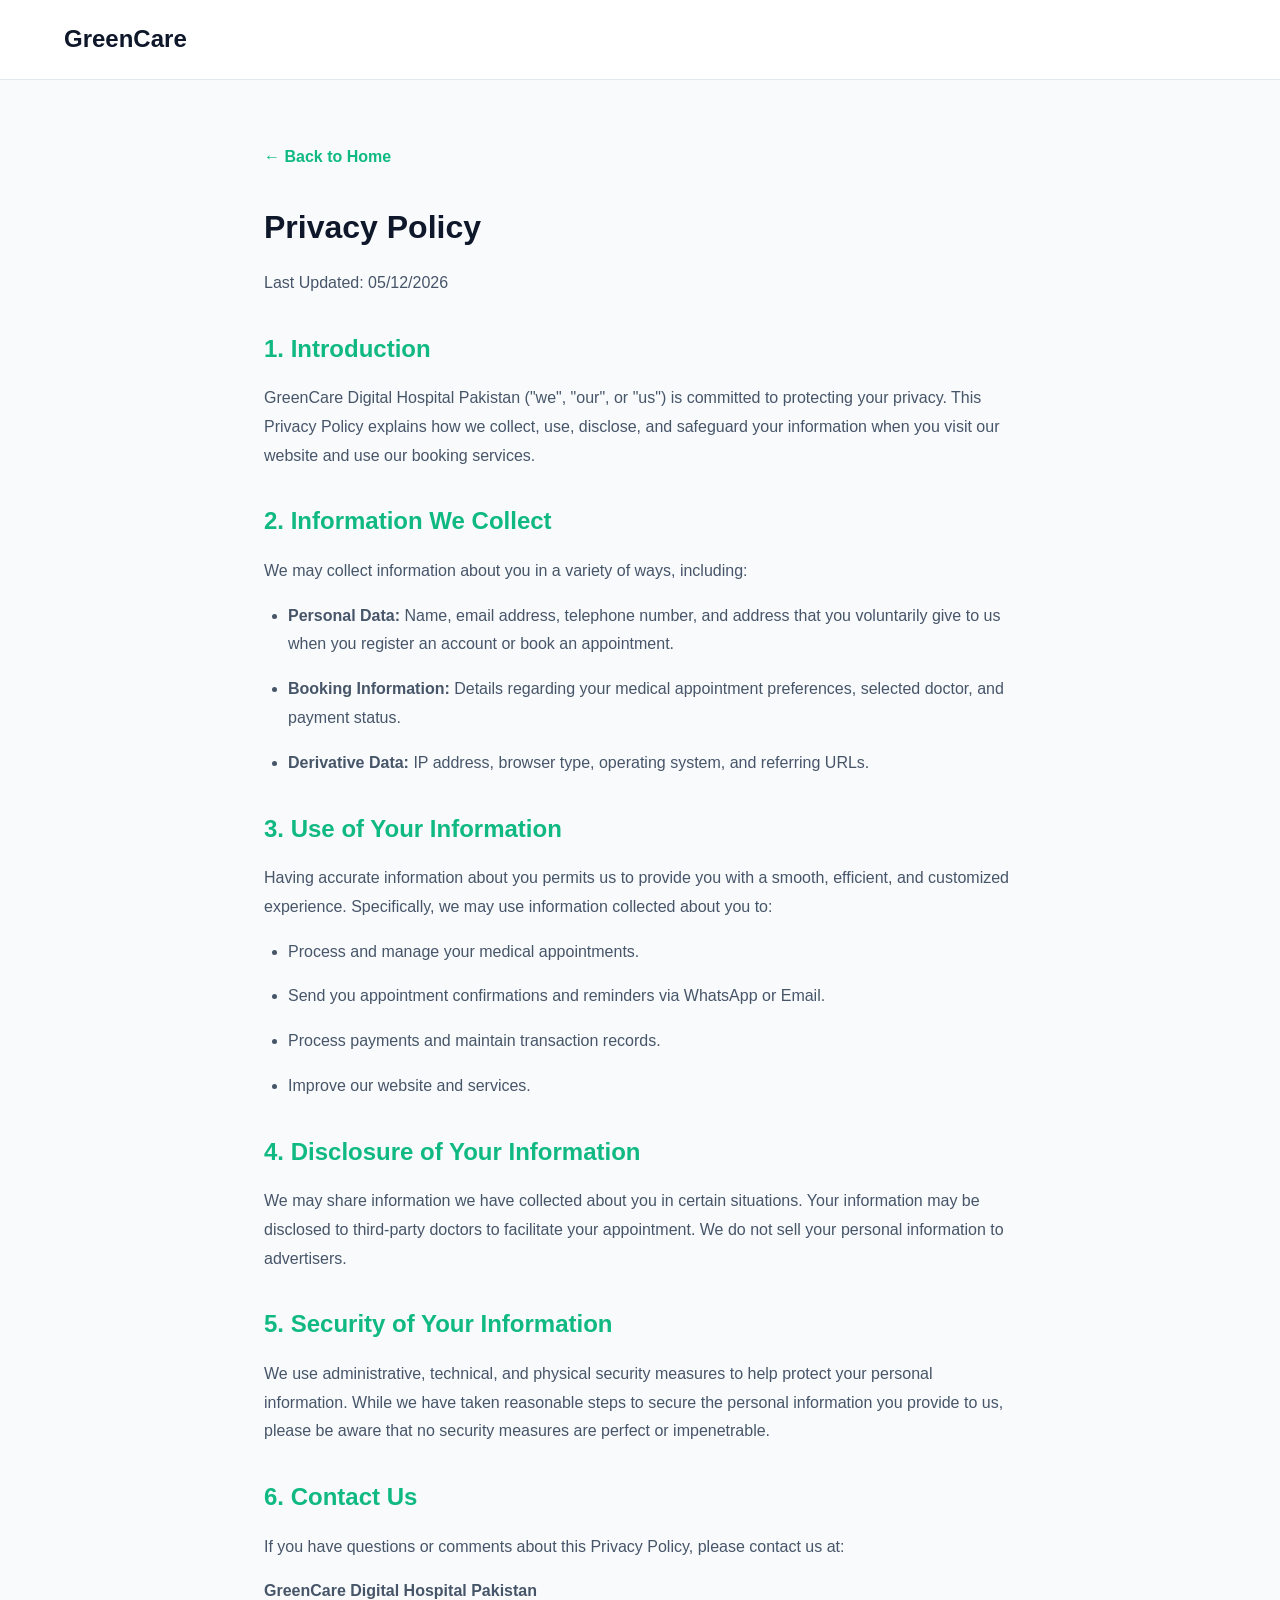
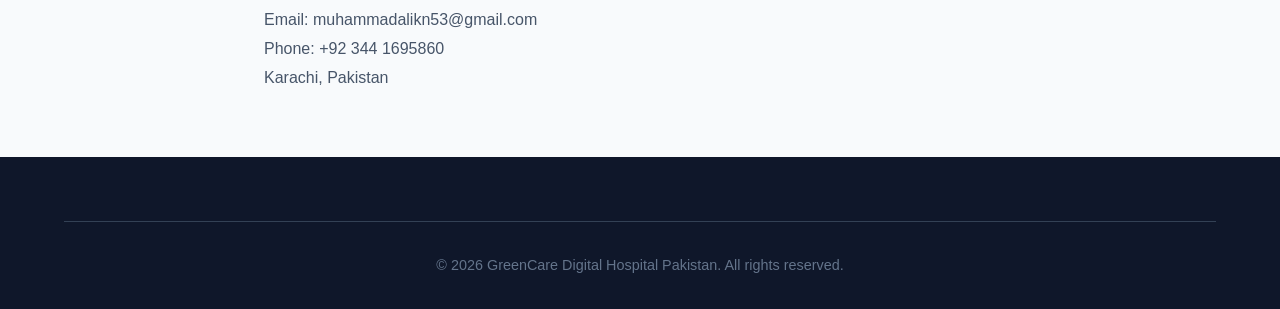
<file: privacy.html>
<!DOCTYPE html>
<html lang="en-PK" data-theme="light">
<head>
    <meta charset="UTF-8">
    <meta name="viewport" content="width=device-width, initial-scale=1.0">
    <title>Privacy Policy - GreenCare Digital Hospital Pakistan</title>
    <meta name="description" content="Privacy Policy for GreenCare Digital Hospital Pakistan.">
    <link rel="stylesheet" href="style.css">
    <style>
        .policy-container { max-width: 800px; margin: 4rem auto; padding: 0 1.5rem; }
        .policy-content h1 { font-size: 2rem; margin-bottom: 1rem; color: var(--secondary); }
        .policy-content h2 { font-size: 1.5rem; margin-top: 2rem; margin-bottom: 1rem; color: var(--primary); }
        .policy-content p, .policy-content li { color: var(--text-muted); margin-bottom: 1rem; line-height: 1.8; }
        .policy-content ul { padding-left: 1.5rem; list-style: disc; }
        .back-link { display: inline-block; margin-bottom: 2rem; color: var(--primary); font-weight: 600; }
        .back-link:hover { text-decoration: underline; }
    </style>
</head>
<body>
    <header class="site-header">
        <div class="container header-container">
            <a href="index.html" class="brand-logo"><span class="brand-name">GreenCare</span></a>
        </div>
    </header>

    <main class="policy-container">
        <a href="index.html" class="back-link">← Back to Home</a>
        <article class="policy-content">
            <h1>Privacy Policy</h1>
            <p>Last Updated: <span id="date"></span></p>

            <h2>1. Introduction</h2>
            <p>GreenCare Digital Hospital Pakistan ("we", "our", or "us") is committed to protecting your privacy. This Privacy Policy explains how we collect, use, disclose, and safeguard your information when you visit our website and use our booking services.</p>

            <h2>2. Information We Collect</h2>
            <p>We may collect information about you in a variety of ways, including:</p>
            <ul>
                <li><strong>Personal Data:</strong> Name, email address, telephone number, and address that you voluntarily give to us when you register an account or book an appointment.</li>
                <li><strong>Booking Information:</strong> Details regarding your medical appointment preferences, selected doctor, and payment status.</li>
                <li><strong>Derivative Data:</strong> IP address, browser type, operating system, and referring URLs.</li>
            </ul>

            <h2>3. Use of Your Information</h2>
            <p>Having accurate information about you permits us to provide you with a smooth, efficient, and customized experience. Specifically, we may use information collected about you to:</p>
            <ul>
                <li>Process and manage your medical appointments.</li>
                <li>Send you appointment confirmations and reminders via WhatsApp or Email.</li>
                <li>Process payments and maintain transaction records.</li>
                <li>Improve our website and services.</li>
            </ul>

            <h2>4. Disclosure of Your Information</h2>
            <p>We may share information we have collected about you in certain situations. Your information may be disclosed to third-party doctors to facilitate your appointment. We do not sell your personal information to advertisers.</p>

            <h2>5. Security of Your Information</h2>
            <p>We use administrative, technical, and physical security measures to help protect your personal information. While we have taken reasonable steps to secure the personal information you provide to us, please be aware that no security measures are perfect or impenetrable.</p>

            <h2>6. Contact Us</h2>
            <p>If you have questions or comments about this Privacy Policy, please contact us at:</p>
            <p>
                <strong>GreenCare Digital Hospital Pakistan</strong><br>
                Email: muhammadalikn53@gmail.com<br>
                Phone: +92 344 1695860<br>
                Karachi, Pakistan
            </p>
        </article>
    </main>

    <footer class="site-footer">
        <div class="container">
            <div class="footer-bottom">
                <p>&copy; <span id="year"></span> GreenCare Digital Hospital Pakistan. All rights reserved.</p>
            </div>
        </div>
    </footer>

    <script>
        document.getElementById('year').textContent = new Date().getFullYear();
        document.getElementById('date').textContent = new Date().toLocaleDateString('en-PK');
    </script>
</body>
</html>
</file>
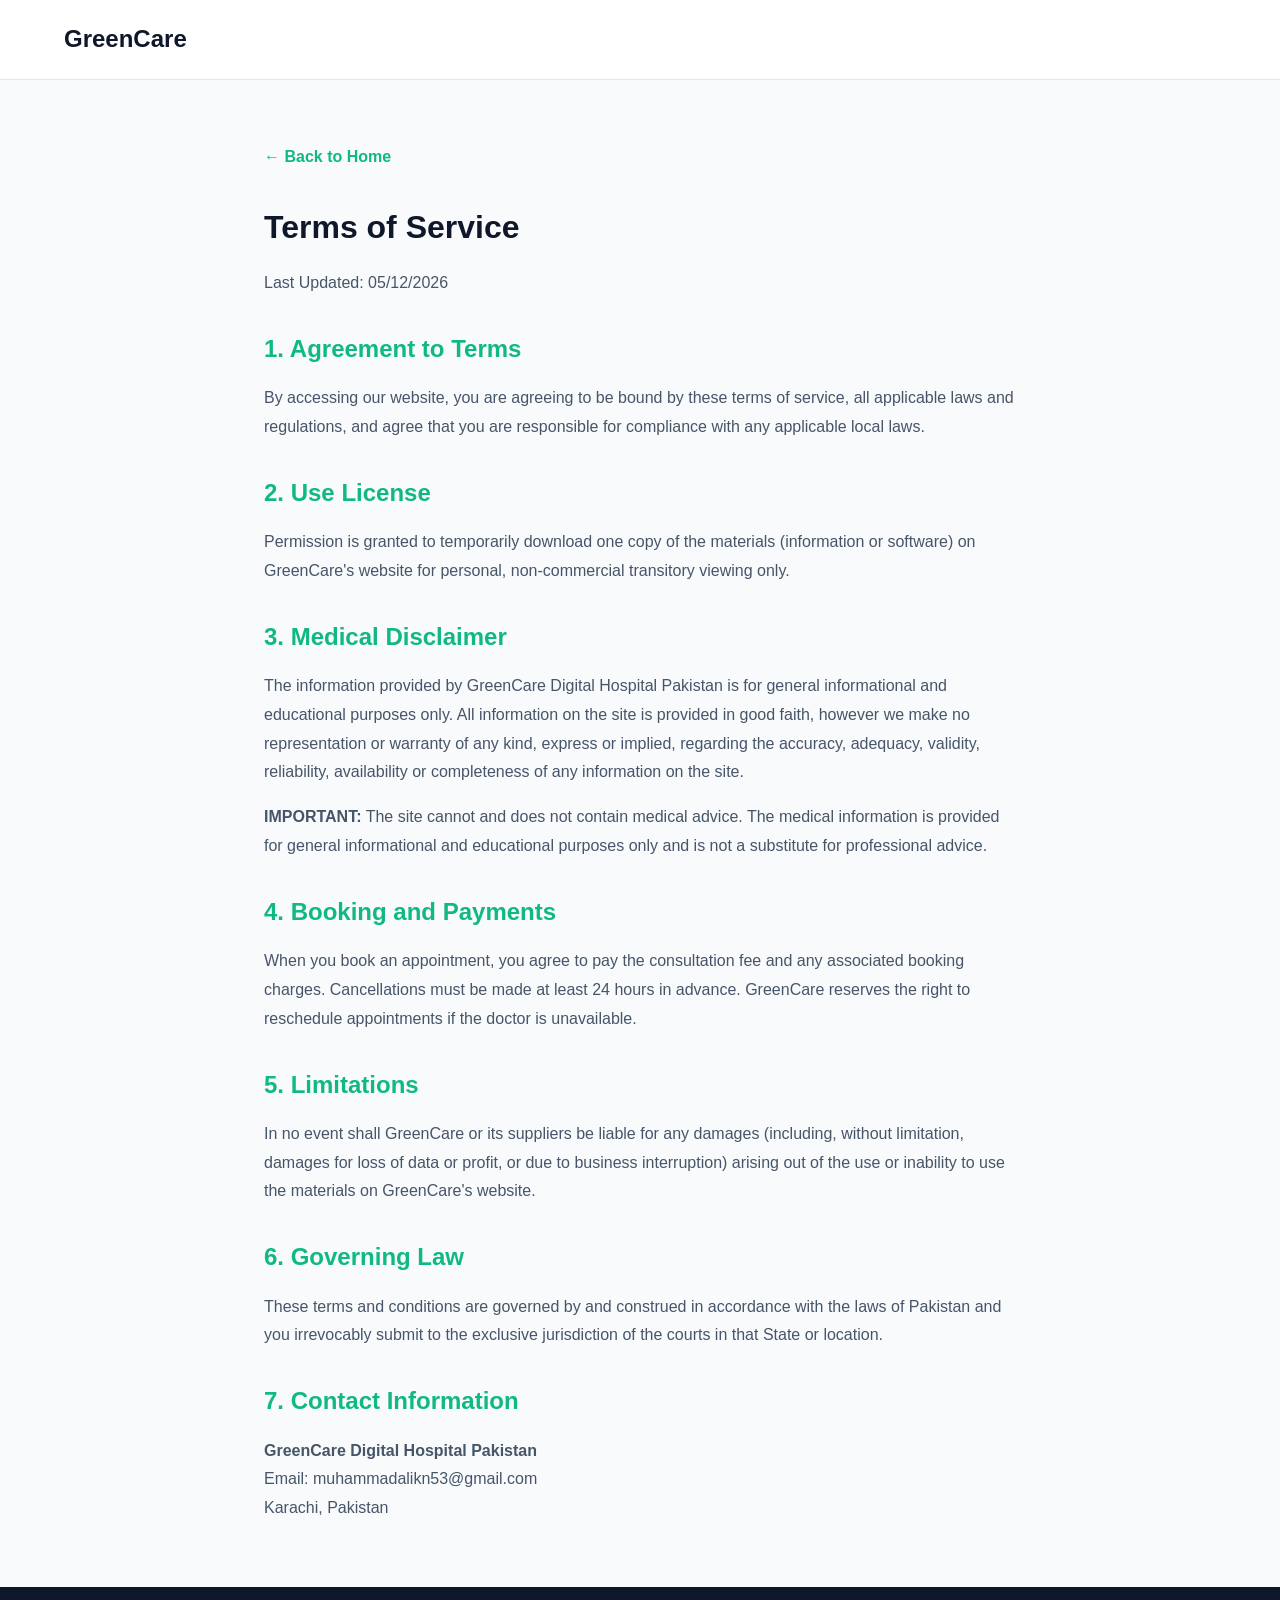
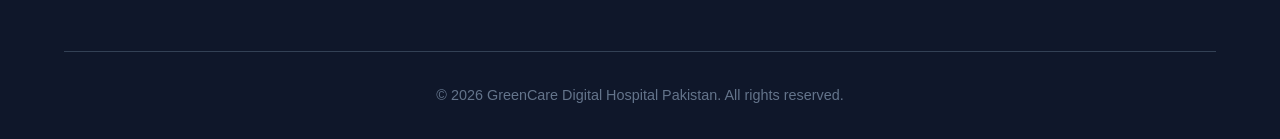
<file: terms.html>
<!DOCTYPE html>
<html lang="en-PK" data-theme="light">
<head>
    <meta charset="UTF-8">
    <meta name="viewport" content="width=device-width, initial-scale=1.0">
    <title>Terms of Service - GreenCare Digital Hospital Pakistan</title>
    <meta name="description" content="Terms of Service for GreenCare Digital Hospital Pakistan.">
    <link rel="stylesheet" href="style.css">
    <style>
        .policy-container { max-width: 800px; margin: 4rem auto; padding: 0 1.5rem; }
        .policy-content h1 { font-size: 2rem; margin-bottom: 1rem; color: var(--secondary); }
        .policy-content h2 { font-size: 1.5rem; margin-top: 2rem; margin-bottom: 1rem; color: var(--primary); }
        .policy-content p, .policy-content li { color: var(--text-muted); margin-bottom: 1rem; line-height: 1.8; }
        .policy-content ul { padding-left: 1.5rem; list-style: disc; }
        .back-link { display: inline-block; margin-bottom: 2rem; color: var(--primary); font-weight: 600; }
        .back-link:hover { text-decoration: underline; }
    </style>
</head>
<body>
    <header class="site-header">
        <div class="container header-container">
            <a href="index.html" class="brand-logo"><span class="brand-name">GreenCare</span></a>
        </div>
    </header>

    <main class="policy-container">
        <a href="index.html" class="back-link">← Back to Home</a>
        <article class="policy-content">
            <h1>Terms of Service</h1>
            <p>Last Updated: <span id="date"></span></p>

            <h2>1. Agreement to Terms</h2>
            <p>By accessing our website, you are agreeing to be bound by these terms of service, all applicable laws and regulations, and agree that you are responsible for compliance with any applicable local laws.</p>

            <h2>2. Use License</h2>
            <p>Permission is granted to temporarily download one copy of the materials (information or software) on GreenCare's website for personal, non-commercial transitory viewing only.</p>

            <h2>3. Medical Disclaimer</h2>
            <p>The information provided by GreenCare Digital Hospital Pakistan is for general informational and educational purposes only. All information on the site is provided in good faith, however we make no representation or warranty of any kind, express or implied, regarding the accuracy, adequacy, validity, reliability, availability or completeness of any information on the site.</p>
            <p><strong>IMPORTANT:</strong> The site cannot and does not contain medical advice. The medical information is provided for general informational and educational purposes only and is not a substitute for professional advice.</p>

            <h2>4. Booking and Payments</h2>
            <p>When you book an appointment, you agree to pay the consultation fee and any associated booking charges. Cancellations must be made at least 24 hours in advance. GreenCare reserves the right to reschedule appointments if the doctor is unavailable.</p>

            <h2>5. Limitations</h2>
            <p>In no event shall GreenCare or its suppliers be liable for any damages (including, without limitation, damages for loss of data or profit, or due to business interruption) arising out of the use or inability to use the materials on GreenCare's website.</p>

            <h2>6. Governing Law</h2>
            <p>These terms and conditions are governed by and construed in accordance with the laws of Pakistan and you irrevocably submit to the exclusive jurisdiction of the courts in that State or location.</p>

            <h2>7. Contact Information</h2>
            <p>
                <strong>GreenCare Digital Hospital Pakistan</strong><br>
                Email: muhammadalikn53@gmail.com<br>
                Karachi, Pakistan
            </p>
        </article>
    </main>

    <footer class="site-footer">
        <div class="container">
            <div class="footer-bottom">
                <p>&copy; <span id="year"></span> GreenCare Digital Hospital Pakistan. All rights reserved.</p>
            </div>
        </div>
    </footer>

    <script>
        document.getElementById('year').textContent = new Date().getFullYear();
        document.getElementById('date').textContent = new Date().toLocaleDateString('en-PK');
    </script>
</body>
</html>
</file>
<file: style.css>
/* =========================================
   1. VARIABLES & RESET
   ========================================= */
:root {
    /* Colors */
    --primary: #10b981;
    --primary-dark: #059669;
    --primary-light: #d1fae5;
    --secondary: #0f172a;
    --secondary-light: #1e293b;
    --accent: #d4af37; /* Gold */
    --accent-hover: #b5952f;
    
    --text-main: #0f172a;
    --text-muted: #475569;
    --text-light: #94a3b8;
    --bg-body: #f8fafc;
    --bg-surface: #ffffff;
    --bg-surface-alt: #f1f5f9;
    --border-color: #e2e8f0;
    
    /* Shadows */
    --shadow-sm: 0 1px 2px 0 rgb(0 0 0 / 0.05);
    --shadow-md: 0 4px 6px -1px rgb(0 0 0 / 0.1);
    --shadow-lg: 0 10px 15px -3px rgb(0 0 0 / 0.1);
    
    /* Typography */
    --font-heading: 'Poppins', sans-serif;
    --font-body: 'Inter', sans-serif;
    
    /* Spacing */
    --container-width: 1200px;
    --header-height: 80px;
    --radius-sm: 8px;
    --radius-md: 12px;
    --radius-lg: 24px;
    
    /* Transitions */
    --transition: all 0.3s ease;
}

/* Dark Theme */
[data-theme="dark"] {
    --primary: #34d399;
    --primary-dark: #10b981;
    --primary-light: #064e3b;
    --secondary: #f8fafc;
    --secondary-light: #cbd5e1;
    --text-main: #f8fafc;
    --text-muted: #94a3b8;
    --text-light: #64748b;
    --bg-body: #0f172a;
    --bg-surface: #1e293b;
    --bg-surface-alt: #334155;
    --border-color: #334155;
    --shadow-sm: 0 1px 2px 0 rgb(0 0 0 / 0.3);
    --shadow-md: 0 4px 6px -1px rgb(0 0 0 / 0.4);
}

*, *::before, *::after {
    box-sizing: border-box;
    margin: 0;
    padding: 0;
}

html {
    scroll-behavior: smooth;
    font-size: 16px;
}

body {
    font-family: var(--font-body);
    color: var(--text-main);
    background-color: var(--bg-body);
    line-height: 1.6;
    transition: background-color 0.3s, color 0.3s;
}

img {
    max-width: 100%;
    height: auto;
    display: block;
}

a {
    text-decoration: none;
    color: inherit;
    transition: var(--transition);
}

ul {
    list-style: none;
}

button {
    cursor: pointer;
    border: none;
    background: none;
    font-family: inherit;
}

input, select {
    font-family: inherit;
    font-size: 1rem;
}

/* =========================================
   2. UTILITIES & COMPONENTS
   ========================================= */
.container {
    width: 100%;
    max-width: var(--container-width);
    margin: 0 auto;
    padding: 0 1.5rem;
}

.section {
    padding: 5rem 0;
}

.section-header {
    text-align: center;
    margin-bottom: 3rem;
}

.section-title {
    font-family: var(--font-heading);
    font-size: 2.5rem;
    font-weight: 700;
    color: var(--secondary);
    margin-bottom: 1rem;
    position: relative;
    display: inline-block;
}

[data-theme="dark"] .section-title {
    color: #fff;
}

.section-title::after {
    content: '';
    position: absolute;
    bottom: -10px;
    left: 50%;
    transform: translateX(-50%);
    width: 60px;
    height: 4px;
    background: var(--primary);
    border-radius: 2px;
}

.section-subtitle {
    color: var(--text-muted);
    font-size: 1.1rem;
    max-width: 600px;
    margin: 0 auto;
}

.text-accent {
    color: var(--primary);
}

.btn {
    display: inline-flex;
    align-items: center;
    justify-content: center;
    padding: 0.75rem 1.5rem;
    font-weight: 600;
    border-radius: var(--radius-sm);
    transition: var(--transition);
    font-size: 1rem;
}

.btn-primary {
    background-color: var(--primary);
    color: white;
}

.btn-primary:hover {
    background-color: var(--primary-dark);
    transform: translateY(-2px);
    box-shadow: var(--shadow-md);
}

.btn-outline {
    border: 2px solid var(--primary);
    color: var(--primary);
    background: transparent;
}

.btn-outline:hover {
    background-color: var(--primary);
    color: white;
}

.btn-whatsapp {
    background-color: #25D366;
    color: white;
}

.btn-whatsapp:hover {
    background-color: #128C7E;
}

.btn-block {
    width: 100%;
}

.hidden {
    display: none !important;
}

.loading-spinner {
    width: 40px;
    height: 40px;
    border: 4px solid var(--bg-surface-alt);
    border-top-color: var(--primary);
    border-radius: 50%;
    animation: spin 1s linear infinite;
    margin: 2rem auto;
}

@keyframes spin {
    to { transform: rotate(360deg); }
}

/* Toast Notification */
.toast-container {
    position: fixed;
    bottom: 20px;
    right: 20px;
    z-index: 1000;
    display: flex;
    flex-direction: column;
    gap: 10px;
}

.toast {
    background: var(--bg-surface);
    color: var(--text-main);
    padding: 1rem 1.5rem;
    border-radius: var(--radius-sm);
    box-shadow: var(--shadow-lg);
    border-left: 4px solid var(--primary);
    animation: slideIn 0.3s ease;
}

@keyframes slideIn {
    from { transform: translateX(100%); opacity: 0; }
    to { transform: translateX(0); opacity: 1; }
}

/* =========================================
   3. HEADER & NAVIGATION
   ========================================= */
.site-header {
    height: var(--header-height);
    background-color: var(--bg-surface);
    border-bottom: 1px solid var(--border-color);
    position: sticky;
    top: 0;
    z-index: 100;
    display: flex;
    align-items: center;
}

.header-container {
    display: flex;
    justify-content: space-between;
    align-items: center;
}

.brand-logo {
    display: flex;
    align-items: center;
    gap: 0.5rem;
    font-family: var(--font-heading);
    font-size: 1.5rem;
    font-weight: 700;
    color: var(--secondary);
}

[data-theme="dark"] .brand-name {
    color: #fff;
}

.brand-name {
    color: var(--secondary);
}

.nav-toggle {
    display: none;
    width: 40px;
    height: 40px;
    position: relative;
}

.hamburger {
    display: block;
    width: 24px;
    height: 2px;
    background-color: var(--text-main);
    position: absolute;
    top: 50%;
    left: 50%;
    transform: translate(-50%, -50%);
    transition: var(--transition);
}

.hamburger::before,
.hamburger::after {
    content: '';
    position: absolute;
    width: 100%;
    height: 100%;
    background-color: var(--text-main);
    transition: var(--transition);
}

.hamburger::before { top: -8px; }
.hamburger::after { top: 8px; }

.nav-toggle[aria-expanded="true"] .hamburger {
    background-color: transparent;
}

.nav-toggle[aria-expanded="true"] .hamburger::before {
    transform: rotate(45deg);
    top: 0;
}

.nav-toggle[aria-expanded="true"] .hamburger::after {
    transform: rotate(-45deg);
    top: 0;
}

.primary-nav {
    display: flex;
    align-items: center;
    gap: 2rem;
}

.nav-list {
    display: flex;
    gap: 2rem;
}

.nav-link {
    font-weight: 500;
    color: var(--text-muted);
    position: relative;
}

.nav-link:hover,
.nav-link.active {
    color: var(--primary);
}

.nav-link.highlight {
    background-color: var(--primary-light);
    color: var(--primary-dark);
    padding: 0.5rem 1rem;
    border-radius: var(--radius-sm);
}

[data-theme="dark"] .nav-link.highlight {
    background-color: var(--primary-dark);
    color: white;
}

.theme-toggle {
    width: 40px;
    height: 40px;
    border-radius: 50%;
    background-color: var(--bg-surface-alt);
    display: flex;
    align-items: center;
    justify-content: center;
    color: var(--text-muted);
    transition: var(--transition);
}

.theme-toggle:hover {
    color: var(--primary);
    transform: rotate(15deg);
}

.icon-moon { display: none; }
[data-theme="dark"] .icon-sun { display: none; }
[data-theme="dark"] .icon-moon { display: block; }

/* =========================================
   4. HERO SECTION
   ========================================= */
.hero-section {
    position: relative;
    min-height: 80vh;
    display: flex;
    align-items: center;
    overflow: hidden;
    padding-top: var(--header-height);
}

.hero-bg {
    position: absolute;
    top: 0;
    left: 0;
    width: 100%;
    height: 100%;
    z-index: -1;
}

.hero-bg img {
    width: 100%;
    height: 100%;
    object-fit: cover;
}

.hero-overlay {
    position: absolute;
    top: 0;
    left: 0;
    width: 100%;
    height: 100%;
    background: linear-gradient(to right, rgba(15, 23, 42, 0.9), rgba(15, 23, 42, 0.6));
}

.hero-content {
    position: relative;
    color: white;
    max-width: 800px;
}

.hero-title {
    font-size: 3.5rem;
    line-height: 1.2;
    margin-bottom: 1.5rem;
    font-weight: 700;
}

.hero-subtitle {
    font-size: 1.25rem;
    margin-bottom: 2rem;
    color: #cbd5e1;
    max-width: 600px;
}

.hero-actions {
    display: flex;
    gap: 1rem;
    margin-bottom: 3rem;
}

.hero-stats {
    display: flex;
    gap: 3rem;
    border-top: 1px solid rgba(255,255,255,0.2);
    padding-top: 2rem;
}

.stat-item {
    display: flex;
    flex-direction: column;
}

.stat-number {
    font-size: 2rem;
    font-weight: 700;
    color: var(--accent);
}

.stat-label {
    font-size: 0.9rem;
    color: #94a3b8;
}

/* =========================================
   5. ABOUT SECTION
   ========================================= */
.about-grid {
    display: grid;
    grid-template-columns: 1fr 1fr;
    gap: 4rem;
    align-items: center;
}

.about-image-wrapper {
    position: relative;
    border-radius: var(--radius-lg);
    overflow: hidden;
    box-shadow: var(--shadow-lg);
}

.about-image {
    width: 100%;
    height: 400px;
    object-fit: cover;
}

.about-badge {
    position: absolute;
    bottom: 20px;
    right: 20px;
    background: var(--bg-surface);
    padding: 1rem;
    border-radius: var(--radius-md);
    box-shadow: var(--shadow-md);
    display: flex;
    flex-direction: column;
    align-items: center;
}

.about-badge strong {
    font-size: 0.8rem;
    text-transform: uppercase;
    color: var(--text-muted);
}

.about-badge span {
    font-weight: 700;
    color: var(--primary);
}

.about-content .lead {
    font-size: 1.2rem;
    font-weight: 500;
    color: var(--text-main);
    margin-bottom: 1rem;
}

.feature-list {
    margin: 2rem 0;
    display: flex;
    flex-direction: column;
    gap: 1.5rem;
}

.feature-item {
    display: flex;
    gap: 1rem;
}

.feature-item .icon {
    font-size: 1.5rem;
    background: var(--primary-light);
    width: 50px;
    height: 50px;
    display: flex;
    align-items: center;
    justify-content: center;
    border-radius: 50%;
    flex-shrink: 0;
}

.feature-item h4 {
    margin-bottom: 0.25rem;
    color: var(--secondary);
}

[data-theme="dark"] .feature-item h4 {
    color: #fff;
}

.feature-item p {
    color: var(--text-muted);
    font-size: 0.95rem;
    margin: 0;
}

.powered-by {
    margin-top: 2rem;
    padding: 1rem;
    background: var(--bg-surface-alt);
    border-radius: var(--radius-sm);
    text-align: center;
    color: var(--text-muted);
}

/* =========================================
   6. DOCTORS SECTION
   ========================================= */
.doctors-section {
    background-color: var(--bg-surface-alt);
}

.doctors-grid {
    display: grid;
    grid-template-columns: repeat(auto-fill, minmax(300px, 1fr));
    gap: 2rem;
}

.doctor-card {
    background: var(--bg-surface);
    border-radius: var(--radius-md);
    padding: 2rem;
    box-shadow: var(--shadow-sm);
    border: 1px solid var(--border-color);
    transition: var(--transition);
    display: flex;
    flex-direction: column;
    gap: 1rem;
}

.doctor-card:hover {
    transform: translateY(-5px);
    box-shadow: var(--shadow-lg);
}

.doctor-info h3 {
    font-size: 1.25rem;
    margin-bottom: 0.25rem;
    color: var(--secondary);
}

[data-theme="dark"] .doctor-info h3 {
    color: #fff;
}

.doctor-location {
    color: var(--text-muted);
    font-size: 0.9rem;
    display: flex;
    align-items: center;
    gap: 0.5rem;
}

.doctor-fee {
    font-size: 1.5rem;
    font-weight: 700;
    color: var(--primary);
}

.doctor-actions {
    margin-top: auto;
    display: flex;
    gap: 1rem;
}

.btn-sm {
    padding: 0.5rem 1rem;
    font-size: 0.9rem;
    flex: 1;
}

/* =========================================
   7. BOOKING SECTION
   ========================================= */
.booking-container {
    display: flex;
    justify-content: center;
}

.booking-card {
    background: var(--bg-surface);
    padding: 2.5rem;
    border-radius: var(--radius-lg);
    box-shadow: var(--shadow-lg);
    width: 100%;
    max-width: 600px;
    border: 1px solid var(--border-color);
}

.booking-form .form-group {
    margin-bottom: 1.5rem;
    display: flex;
    flex-direction: column;
    gap: 0.5rem;
}

.form-row {
    display: grid;
    grid-template-columns: 1fr 1fr;
    gap: 1rem;
}

.form-group label {
    font-weight: 500;
    font-size: 0.95rem;
}

.form-group input,
.form-group select {
    padding: 0.75rem 1rem;
    border: 1px solid var(--border-color);
    border-radius: var(--radius-sm);
    background: var(--bg-body);
    color: var(--text-main);
    outline: none;
    transition: var(--transition);
}

.form-group input:focus,
.form-group select:focus {
    border-color: var(--primary);
    box-shadow: 0 0 0 3px var(--primary-light);
}

.error-msg {
    color: #ef4444;
    font-size: 0.85rem;
    min-height: 1.25rem;
}

.booking-success {
    text-align: center;
    padding: 2rem 0;
    animation: fadeIn 0.5s ease;
}

@keyframes fadeIn {
    from { opacity: 0; transform: scale(0.95); }
    to { opacity: 1; transform: scale(1); }
}

.success-icon {
    width: 60px;
    height: 60px;
    background: var(--primary);
    color: white;
    border-radius: 50%;
    display: flex;
    align-items: center;
    justify-content: center;
    font-size: 2rem;
    margin: 0 auto 1.5rem;
}

.payment-methods {
    display: grid;
    grid-template-columns: 1fr 1fr;
    gap: 1rem;
    margin: 1.5rem 0;
}

.payment-card {
    background: var(--bg-surface-alt);
    padding: 1rem;
    border-radius: var(--radius-sm);
    display: flex;
    flex-direction: column;
    align-items: center;
    border: 1px solid var(--border-color);
}

.payment-label {
    font-weight: 600;
    margin-bottom: 0.5rem;
    color: var(--text-muted);
}

.payment-code {
    font-family: monospace;
    font-size: 1.1rem;
    font-weight: 700;
    color: var(--text-main);
}

.btn-text-link {
    background: none;
    color: var(--text-muted);
    text-decoration: underline;
    margin-top: 1rem;
    display: block;
    width: 100%;
}

/* =========================================
   8. CONTACT SECTION
   ========================================= */
.contact-grid {
    display: grid;
    grid-template-columns: repeat(auto-fit, minmax(250px, 1fr));
    gap: 2rem;
}

.contact-card {
    background: var(--bg-surface);
    padding: 2rem;
    border-radius: var(--radius-md);
    border: 1px solid var(--border-color);
    box-shadow: var(--shadow-sm);
}

.contact-card h3 {
    font-size: 1.25rem;
    margin-bottom: 1.5rem;
    color: var(--secondary);
    border-bottom: 2px solid var(--primary);
    padding-bottom: 0.5rem;
    display: inline-block;
}

[data-theme="dark"] .contact-card h3 {
    color: #fff;
}

.contact-list li {
    margin-bottom: 0.75rem;
}

.contact-list a {
    color: var(--text-muted);
    transition: var(--transition);
}

.contact-list a:hover {
    color: var(--primary);
    padding-left: 5px;
}

.social-links {
    display: flex;
    flex-wrap: wrap;
    gap: 1rem;
}

.social-links a {
    width: 40px;
    height: 40px;
    background: var(--bg-surface-alt);
    border-radius: 50%;
    display: flex;
    align-items: center;
    justify-content: center;
    font-weight: 600;
    color: var(--text-muted);
    border: 1px solid var(--border-color);
}

.social-links a:hover {
    background: var(--primary);
    color: white;
    border-color: var(--primary);
}

/* =========================================
   9. FOOTER
   ========================================= */
.site-footer {
    background-color: var(--secondary);
    color: #cbd5e1;
    padding: 4rem 0 2rem;
}

.footer-grid {
    display: grid;
    grid-template-columns: 2fr 1fr 1fr 1fr;
    gap: 3rem;
    margin-bottom: 3rem;
}

.footer-brand .brand-name {
    color: white;
    font-size: 1.5rem;
}

.footer-desc {
    margin-top: 1rem;
    line-height: 1.8;
    color: #94a3b8;
}

.footer-links h4 {
    color: white;
    margin-bottom: 1.5rem;
    font-size: 1.1rem;
}

.footer-links ul {
    display: flex;
    flex-direction: column;
    gap: 0.75rem;
}

.footer-links a:hover {
    color: var(--primary);
}

.footer-bottom {
    text-align: center;
    padding-top: 2rem;
    border-top: 1px solid #334155;
    color: #64748b;
    font-size: 0.9rem;
}

/* =========================================
   10. RESPONSIVE
   ========================================= */
@media (max-width: 768px) {
    :root {
        --header-height: 70px;
    }

    .nav-toggle {
        display: block;
    }

    .primary-nav {
        position: fixed;
        top: var(--header-height);
        left: 0;
        width: 100%;
        background: var(--bg-surface);
        flex-direction: column;
        padding: 2rem;
        gap: 1.5rem;
        border-bottom: 1px solid var(--border-color);
        transform: translateY(-150%);
        transition: transform 0.3s ease;
        z-index: 99;
    }

    .primary-nav.active {
        transform: translateY(0);
    }

    .nav-list {
        flex-direction: column;
        align-items: center;
        gap: 1.5rem;
        width: 100%;
    }

    .nav-actions {
        width: 100%;
        display: flex;
        justify-content: center;
    }

    .hero-title {
        font-size: 2.5rem;
    }

    .hero-stats {
        flex-direction: column;
        gap: 1.5rem;
        align-items: flex-start;
    }

    .about-grid {
        grid-template-columns: 1fr;
        gap: 2rem;
    }

    .form-row {
        grid-template-columns: 1fr;
    }

    .footer-grid {
        grid-template-columns: 1fr;
        gap: 2rem;
    }

    .hero-actions {
        flex-direction: column;
    }
}
</file>
